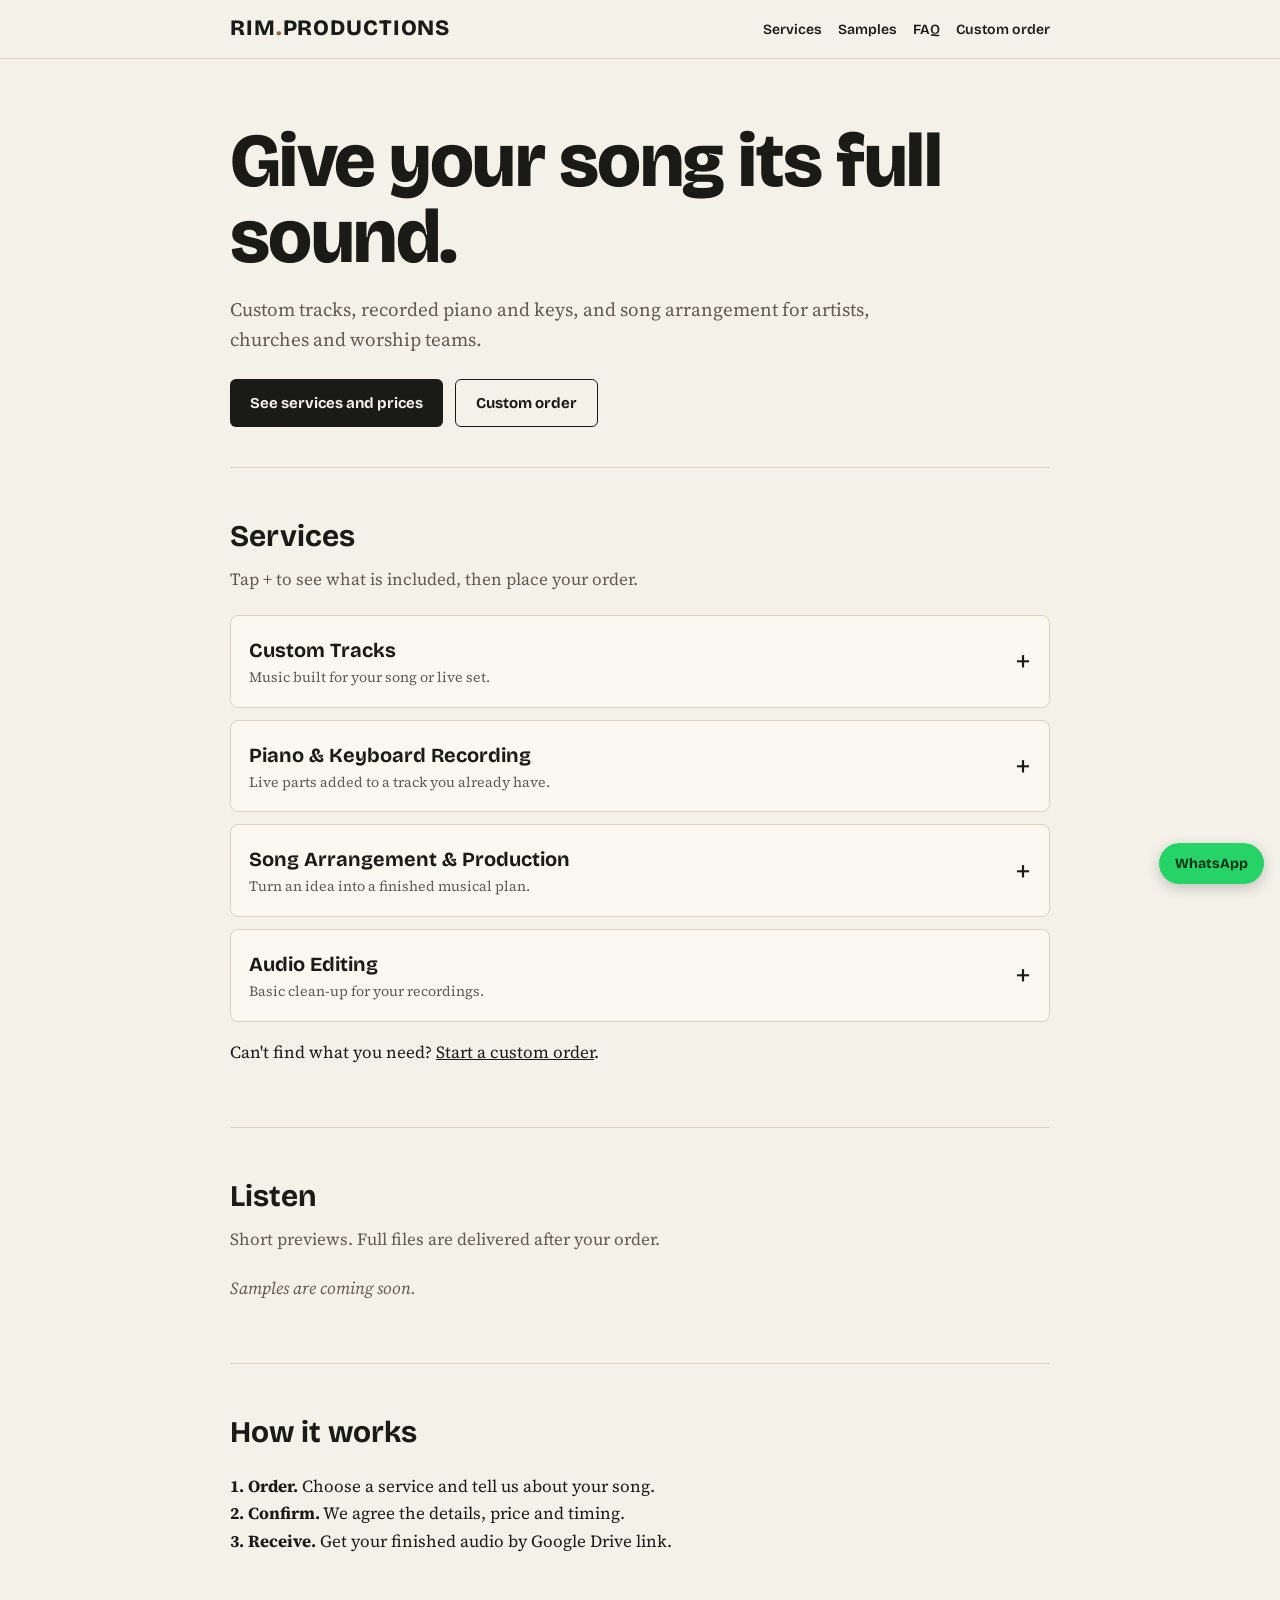
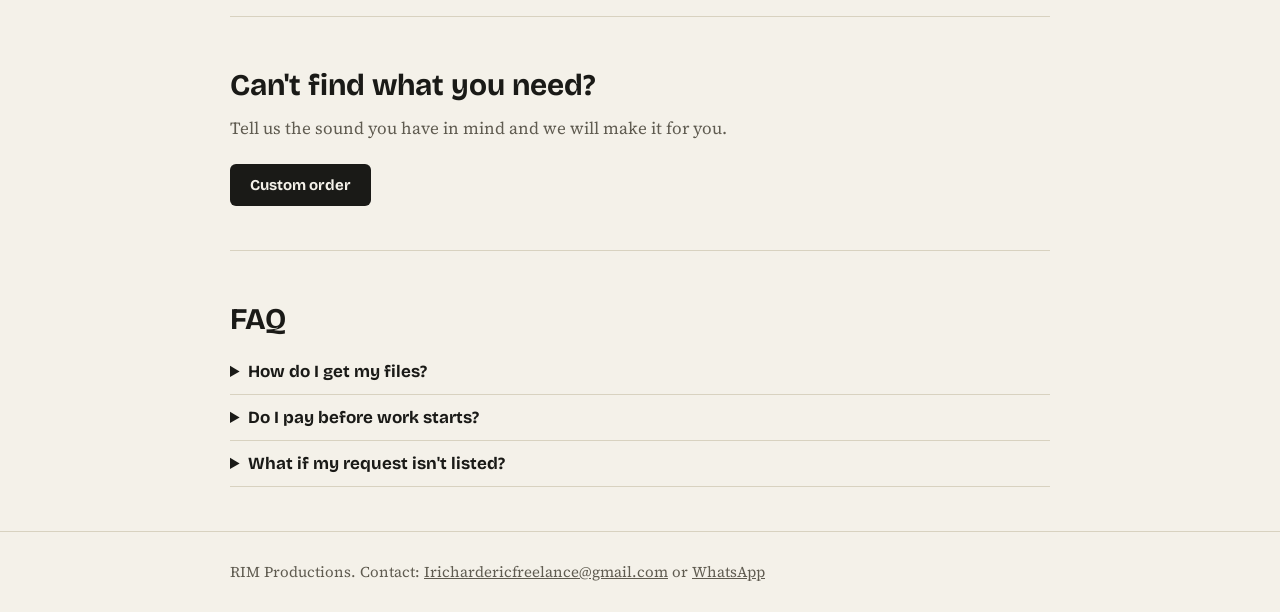
<file: index.html>
<!doctype html><html lang="en"><head><meta charset="utf-8"><meta name="viewport" content="width=device-width,initial-scale=1">
<title>RIM Productions | Music production for artists and worship teams</title>
<meta name="description" content="Custom tracks, backing tracks, piano and keyboard recording, and song arrangement for artists, churches and worship teams in Nigeria and worldwide.">
<link rel="preconnect" href="https://fonts.googleapis.com"><link rel="preconnect" href="https://fonts.gstatic.com" crossorigin>
<link href="https://fonts.googleapis.com/css2?family=Bricolage+Grotesque:wght@600;700;800&family=Source+Serif+4:wght@400;600&display=swap" rel="stylesheet">
<link rel="icon" type="image/svg+xml" href="logo.svg"><meta name="theme-color" content="#f4f1e9"><meta property="og:title" content="RIM Productions"><meta property="og:description" content="Custom tracks, piano and keyboard recording, and song arrangement."><link rel="stylesheet" href="style.css"></head><body>
<header><div class="wrap"><a class="brand" href="#top">RIM<span>.</span>PRODUCTIONS</a>
<nav><a href="#services">Services</a><a href="#samples">Samples</a><a href="#faq">FAQ</a><a href="#custom">Custom order</a></nav></div></header>
<main id="top"><div class="wrap">
<div class="hero"><h1>Give your song its full sound.</h1>
<p>Custom tracks, recorded piano and keys, and song arrangement for artists, churches and worship teams.</p>
<div class="cta"><a class="btn" href="#services">See services and prices</a><button class="btn alt custom-btn">Custom order</button></div></div>
<section id="services"><h2>Services</h2><p class="sub">Tap + to see what is included, then place your order.</p><div id="services-list"></div>
<p>Can't find what you need? <a href="#custom" class="custom-btn">Start a custom order</a>.</p></section>
<section id="samples" class="samples"><h2>Listen</h2><p class="sub">Short previews. Full files are delivered after your order.</p><div id="samples-list"></div></section>
<section id="how"><h2>How it works</h2><p><strong>1. Order.</strong> Choose a service and tell us about your song.<br><strong>2. Confirm.</strong> We agree the details, price and timing.<br><strong>3. Receive.</strong> Get your finished audio by Google Drive link.</p></section>
<section id="custom"><h2>Can't find what you need?</h2><p class="sub">Tell us the sound you have in mind and we will make it for you.</p><button class="btn custom-btn">Custom order</button></section>
<section id="faq"><h2>FAQ</h2>
<details><summary>How do I get my files?</summary><p>You receive a private Google Drive link with your finished audio.</p></details>
<details><summary>Do I pay before work starts?</summary><p>We confirm the price and timing with you first. Payment details are shared then.</p></details>
<details><summary>What if my request isn't listed?</summary><p>Use Custom order and describe it. We will tell you if we can do it.</p></details>
</section></div></main>
<dialog id="od"><form id="order-form" method="dialog"><button type="button" class="x" data-close aria-label="Close">&times;</button><h3>Order</h3>
<div class="chosen"><strong id="o-name"></strong><div class="price" id="o-price"></div></div><input type="hidden" name="service" id="service">
<label>Your name<input name="name" required></label><label>Email<input type="email" name="email" required></label><label>WhatsApp number<input name="whatsapp" placeholder="+234..."></label>
<label>Deadline (optional)<input type="date" name="deadline"></label><label>Link to your track (optional)<input name="reference_link" placeholder="YouTube, Drive, SoundCloud..."></label>
<label>Anything we should know?<textarea name="details" rows="3"></textarea></label><button class="btn" id="send">Send order</button><p class="msg" role="status"></p></form></dialog>
<dialog id="cd"><form id="custom-form" method="dialog"><button type="button" class="x" data-close aria-label="Close">&times;</button><h3>Custom order</h3><p class="sub">Describe what you want made for you.</p><input type="hidden" name="service" value="Custom order">
<label>Your name<input name="name" required></label><label>Email<input type="email" name="email" required></label><label>WhatsApp number<input name="whatsapp" placeholder="+234..."></label>
<label>What do you want us to make?<textarea name="details" rows="6" required></textarea></label><label>Budget (optional)<input name="budget" placeholder="e.g. N50,000"></label>
<label>Deadline (optional)<input type="date" name="deadline"></label><label>Reference link (optional)<input name="reference_link"></label><button class="btn" id="csend">Send custom order</button><p class="msg" role="status"></p></form></dialog>
<footer><div class="wrap">RIM Productions. Contact: <a class="mail-link" href="#"></a> or <a class="wa-link" href="#">WhatsApp</a></div></footer>
<a class="wa wa-link" href="#">WhatsApp</a>
<script src="config.js"></script><script src="services.js"></script><script src="app.js"></script></body></html>
</file>
<file: style.css>
:root{--bg:#f4f1e9;--ink:#1a1a17;--mute:#5f5b50;--line:#d8d2c0;--accent:#1a1a17;--brass:#8a6d3b;--card:#faf8f1}
*{box-sizing:border-box}html{scroll-behavior:smooth;scroll-padding-top:70px}
body{margin:0;background:var(--bg);color:var(--ink);font:17px/1.6 "Source Serif 4",Georgia,serif}
h1,h2,h3,.brand,.btn,button{font-family:"Bricolage Grotesque",system-ui,sans-serif}
a{color:inherit}.wrap{max-width:860px;margin:0 auto;padding:0 20px}
header{position:sticky;top:0;z-index:5;background:var(--bg);border-bottom:1px solid var(--line)}
header .wrap{display:flex;justify-content:space-between;align-items:center;height:58px}
.brand{font-weight:800;font-size:22px;letter-spacing:.04em;text-decoration:none}.brand span{color:var(--brass)}
nav{display:flex;gap:16px;font:600 14px "Bricolage Grotesque",sans-serif}nav a{text-decoration:none}
.btn{display:inline-block;background:var(--accent);color:var(--bg);border:0;border-radius:6px;padding:12px 20px;font-weight:700;font-size:15px;cursor:pointer;text-decoration:none}
.btn.alt{background:transparent;color:var(--ink);border:1.5px solid var(--ink)}
:focus-visible{outline:3px solid var(--brass);outline-offset:2px}
.hero{padding:64px 0 40px}.hero h1{font-size:clamp(40px,10vw,76px);line-height:1;margin:0 0 18px;font-weight:800;letter-spacing:-.02em}
.hero p{max-width:34em;color:var(--mute);font-size:19px}.cta{display:flex;gap:12px;flex-wrap:wrap;margin-top:24px}
section{padding:44px 0;border-top:1px solid var(--line)}h2{font-size:30px;margin:0 0 6px}.sub{color:var(--mute);margin:0 0 22px}
.svc{border:1px solid var(--line);background:var(--card);border-radius:8px;margin-bottom:12px}
.svc>button{all:unset;box-sizing:border-box;width:100%;display:flex;justify-content:space-between;align-items:center;gap:12px;padding:18px;cursor:pointer}
.svc>button:focus-visible{outline:3px solid var(--brass)}
.svc h3{margin:0;font-size:20px}.svc small{color:var(--mute);display:block}
.plus{font:300 32px/1 "Bricolage Grotesque";color:var(--accent);transition:transform .25s}.svc.open .plus{transform:rotate(45deg)}
.panel{display:none;padding:0 18px 12px}.svc.open .panel{display:block}
.item{border-top:1px dashed var(--line);padding:14px 0;display:grid;gap:6px}.item h4{margin:0;font:700 17px "Bricolage Grotesque"}
.item p{margin:0;color:var(--mute)}.price{font:700 15px "Bricolage Grotesque";color:var(--brass)}.item .btn{justify-self:start;padding:9px 16px}
.samples audio{width:100%;margin:6px 0 16px}.empty{color:var(--mute);font-style:italic}
form{display:grid;gap:14px}label{font:600 14px "Bricolage Grotesque"}
input,select,textarea{width:100%;padding:12px;border:1px solid var(--line);border-radius:6px;background:var(--card);color:var(--ink);font:inherit;margin-top:4px}
.chosen{background:var(--card);border-left:4px solid var(--brass);padding:12px 14px;border-radius:4px}
#msg{font-weight:600}.ok{color:var(--accent)}.err{color:#b3261e}
details{border-bottom:1px solid var(--line);padding:12px 0}summary{cursor:pointer;font:700 17px "Bricolage Grotesque"}
footer{border-top:1px solid var(--line);padding:28px 0;color:var(--mute);font-size:15px}
.wa{position:fixed;right:16px;bottom:16px;z-index:6;background:#25d366;color:#052e16;padding:12px 16px;border-radius:30px;font:700 14px "Bricolage Grotesque";text-decoration:none;box-shadow:0 4px 14px #0003}
@media(prefers-reduced-motion:reduce){*{transition:none!important;scroll-behavior:auto!important}}
.tabs{display:flex;gap:8px;margin:18px 0}.tabs .btn{padding:8px 16px}.tabs .on{background:var(--brass)}
.card{background:var(--card);border:1px solid var(--line);border-radius:8px;padding:14px;margin-bottom:12px;display:grid;gap:8px}
.card input,.card textarea,.card select{margin:0}.row{display:flex;gap:8px;flex-wrap:wrap}.row>*{flex:1;min-width:120px}
.danger{background:#a3261e;color:#fff}.small{padding:7px 12px;font-size:14px}
dialog{border:0;border-radius:10px;padding:0;width:min(520px,94vw);max-height:92vh;background:var(--bg);color:var(--ink);box-shadow:0 20px 60px #0005}
dialog::backdrop{background:#1a1a17aa}dialog form{display:grid;gap:12px;padding:22px;position:relative}dialog h3{margin:0;font-size:24px}
.x{position:absolute;right:12px;top:8px;background:none;border:0;font-size:30px;cursor:pointer;color:var(--ink)}
.msg{margin:0;font-weight:600}.msg.ok{color:#1f6b3a}.msg.err{color:#b3261e}
[hidden]{display:none!important}
</file>
